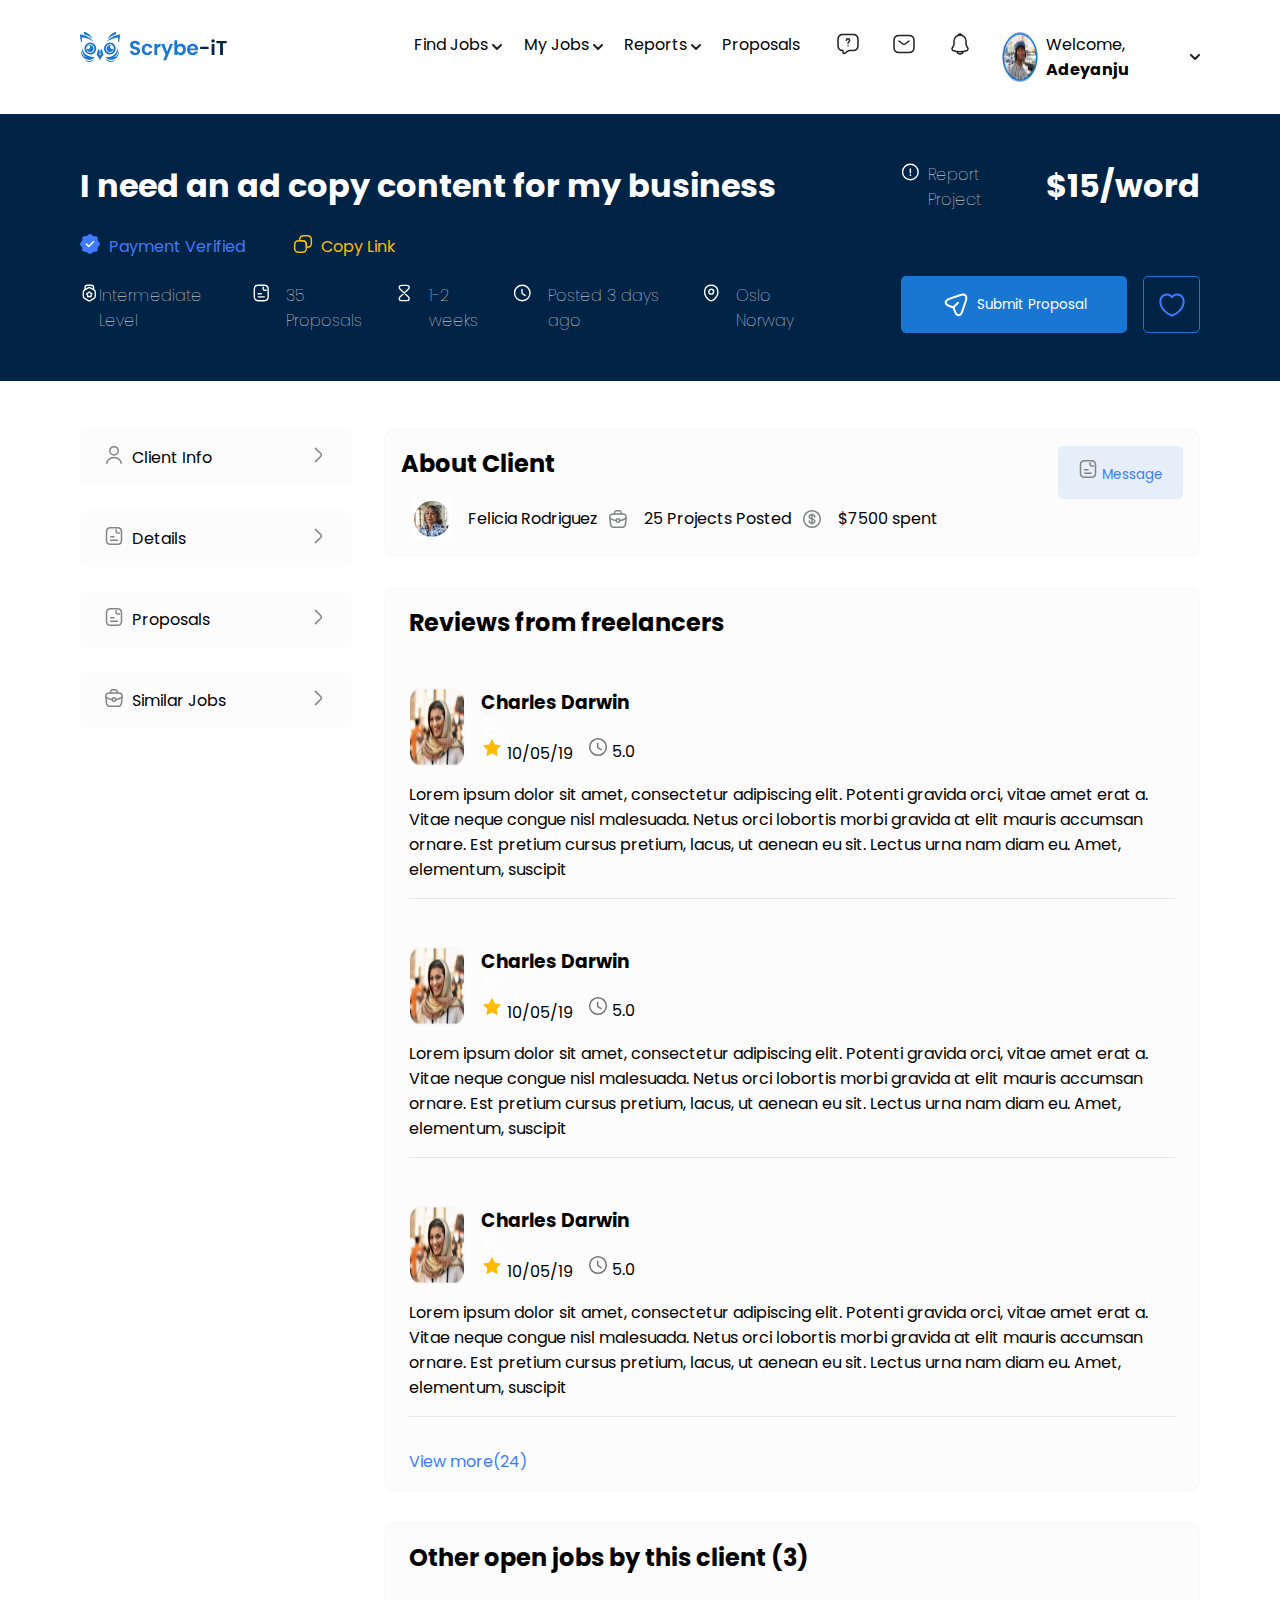
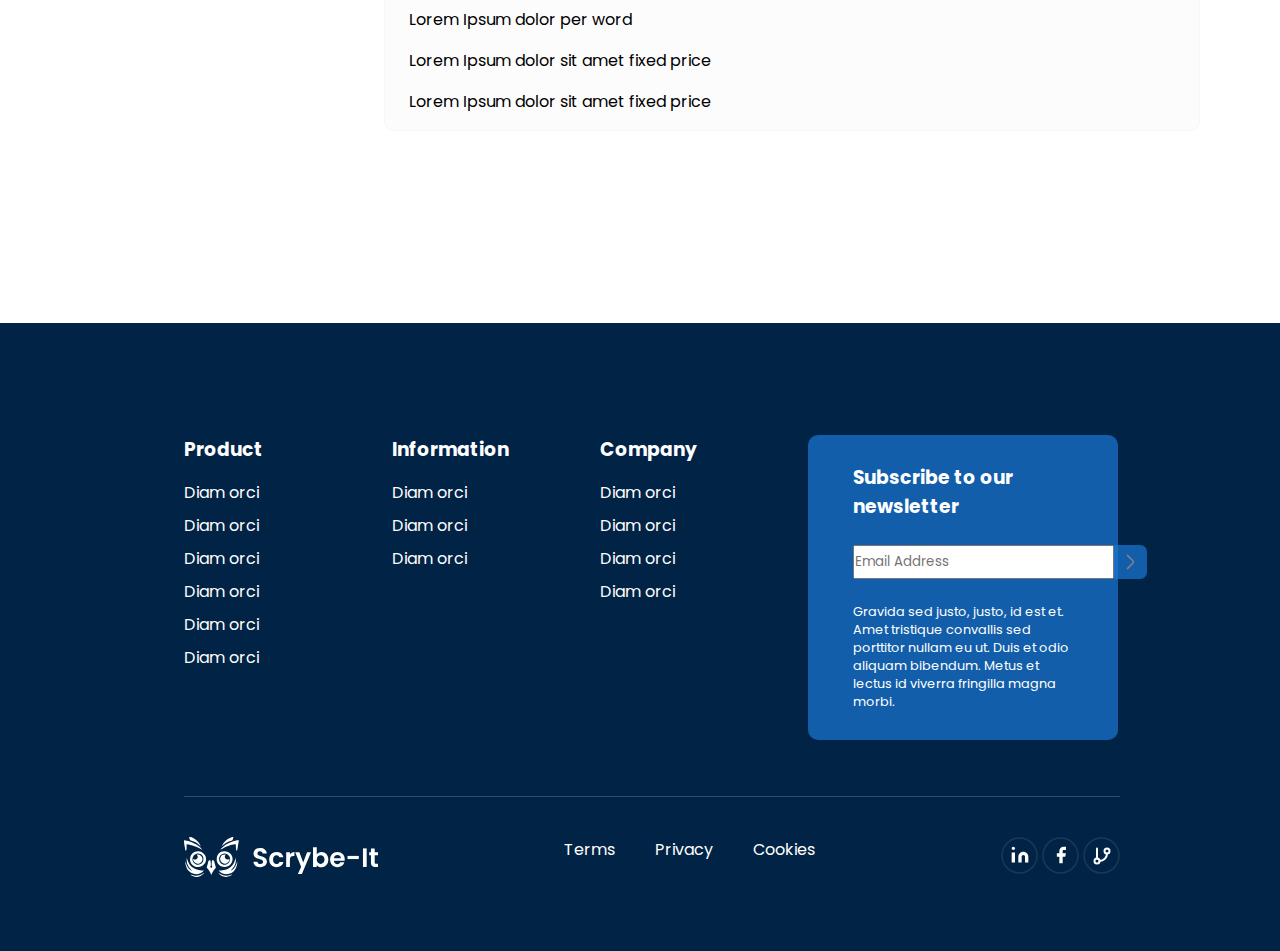
<file: client-details-Ade/index.html>
<html lang="en">
<head>
   <meta charset="UTF-8">
   <meta http-equiv="X-UA-Compatible" content="IE=edge">
   <meta name="viewport" content="width=device-width, initial-scale=1.0">
   <link rel="stylesheet" href="details.css">
   <link href="https://fonts.googleapis.com/css2?family=Poppins:wght@100;400;600;700&display=swap" rel="stylesheet">   <title>Client Details</title>
</head>
<body>
   
<div class="details-main-container">
<nav class="details-nav">
   <div>
      <svg width="153" height="30" viewBox="0 0 153 30" fill="none" xmlns="http://www.w3.org/2000/svg">
         <path d="M60.14 18.96C60.14 14.04 52.98 15.6 52.98 12.8C52.98 11.66 53.8 11.12 54.9 11.16C56.1 11.18 56.84 11.9 56.9 12.82H59.98C59.8 10.3 57.84 8.84 54.98 8.84C52.1 8.84 50.06 10.36 50.06 12.88C50.04 17.94 57.24 16.12 57.24 19.14C57.24 20.14 56.46 20.84 55.14 20.84C53.84 20.84 53.1 20.1 53.02 18.98H50.02C50.06 21.62 52.3 23.14 55.2 23.14C58.38 23.14 60.14 21.16 60.14 18.96ZM61.7475 17.46C61.7475 20.94 64.0275 23.18 67.2275 23.18C69.9875 23.18 71.8475 21.62 72.4475 19.26H69.4275C69.0875 20.26 68.3675 20.78 67.2075 20.78C65.6475 20.78 64.6075 19.62 64.6075 17.46C64.6075 15.3 65.6475 14.12 67.2075 14.12C68.3675 14.12 69.1075 14.72 69.4275 15.66H72.4475C71.8475 13.18 69.9875 11.74 67.2275 11.74C64.0275 11.74 61.7475 13.98 61.7475 17.46ZM77.1987 17.48C77.1987 15.34 78.1987 14.7 79.8587 14.7H80.5987V11.76C79.0587 11.76 77.8987 12.5 77.1987 13.64V11.92H74.3987V23H77.1987V17.48ZM87.1047 19.66L84.2447 11.92H81.1047L85.5447 22.72L83.1447 28.24H86.1247L92.9847 11.92H90.0047L87.1047 19.66ZM97.1941 13.54V8.2H94.3941V23H97.1941V21.42C97.8741 22.38 99.1141 23.18 100.854 23.18C103.694 23.18 105.914 20.88 105.914 17.42C105.914 13.96 103.694 11.74 100.854 11.74C99.1741 11.74 97.8741 12.52 97.1941 13.54ZM103.054 17.42C103.054 19.52 101.634 20.72 100.114 20.72C98.6141 20.72 97.1941 19.56 97.1941 17.46C97.1941 15.36 98.6141 14.2 100.114 14.2C101.634 14.2 103.054 15.32 103.054 17.42ZM112.609 14.04C114.049 14.04 115.209 14.96 115.249 16.42H109.989C110.209 14.9 111.269 14.04 112.609 14.04ZM117.869 19.52H114.849C114.489 20.26 113.829 20.86 112.629 20.86C111.229 20.86 110.109 19.94 109.969 18.3H118.069C118.129 17.94 118.149 17.58 118.149 17.22C118.149 13.92 115.889 11.74 112.689 11.74C109.409 11.74 107.129 13.96 107.129 17.46C107.129 20.94 109.469 23.18 112.689 23.18C115.429 23.18 117.269 21.56 117.869 19.52Z" fill="#1976D3"/>
         <path d="M120.133 17.04H128.613V14.68H120.133V17.04ZM131.653 23H134.453V11.92H131.653V23ZM133.073 10.6C134.053 10.6 134.793 9.88 134.793 8.96C134.793 8.04 134.053 7.32 133.073 7.32C132.073 7.32 131.353 8.04 131.353 8.96C131.353 9.88 132.073 10.6 133.073 10.6ZM136.379 11.3H140.099V23H142.899V11.3H146.619V9.04H136.379V11.3Z" fill="#012345"/>
         <path fill-rule="evenodd" clip-rule="evenodd" d="M3.83859 0.379378C3.84862 0.629678 3.98878 1.20428 4.15044 1.65651C4.40712 2.37549 4.60388 2.52035 5.71706 2.80886C7.56878 3.28866 9.71014 4.52565 11.1442 5.94328L12.3981 7.18293L12.038 6.30604C10.8508 3.41441 7.41358 0.515048 4.63038 0.0577369C3.94628 -0.0547165 3.82331 -0.00465664 3.83859 0.379378ZM34.0602 0.490864C31.4108 1.57961 29.0994 3.82626 28.0779 6.30604L27.7166 7.18293L29.0079 5.90604C30.4072 4.5225 33.1703 2.97621 34.6803 2.73147C35.6555 2.57355 35.825 2.34985 36.1634 0.773812C36.3164 0.0611226 36.2804 -0.0109444 35.7758 0.00114741C35.47 0.00840247 34.698 0.228715 34.0602 0.490864ZM0.00167144 3.31018C0.00238777 3.81054 0.216572 5.47146 0.477556 7.00107C0.73854 8.53068 0.952724 9.86368 0.95344 9.96356C0.954395 10.0634 1.17001 10.1449 1.43267 10.1449C1.87775 10.1449 1.91022 9.98363 1.91022 7.76551V5.3861L3.40258 5.60931C5.99571 5.99722 9.8749 7.49006 12.3797 9.06417C13.2486 9.61024 13.3778 9.64143 13.1739 9.25546C12.7885 8.52585 10.6784 6.62284 9.17432 5.64849C6.63134 4.00086 3.9396 2.97863 1.01481 2.54937L0 2.4004L0.00167144 3.31018ZM38.2334 2.67875C34.8948 3.24053 31.0349 5.20327 28.3811 7.68885C27.4802 8.53262 26.7431 9.31084 26.7431 9.41846C26.7431 9.52608 27.5667 9.1389 28.5731 8.55801C30.8573 7.23977 33.8993 6.11257 36.2689 5.70653L38.0851 5.39529L38.1531 7.77011C38.2154 9.94615 38.2603 10.1449 38.6904 10.1449C38.9485 10.1449 39.1596 10.0929 39.1596 10.0293C39.1596 9.8424 40.1147 3.79869 40.2594 3.07125C40.4084 2.32132 40.3855 2.31672 38.2334 2.67875ZM7.68101 11.2581C3.9396 13.1466 3.29657 18.361 6.4661 21.109C7.57881 22.0735 8.79204 22.4805 10.5339 22.4732C12.2192 22.4662 13.5201 21.843 14.7118 20.472C16.3291 18.6111 16.6762 16.31 15.67 14.1217C14.246 11.0245 10.6781 9.74566 7.68101 11.2581ZM27.3489 11.1258C25.0984 12.2629 24.0113 14.0307 24.0113 16.5536C24.0113 18.5439 24.5457 19.7843 25.9356 21.0203C27.1533 22.1032 28.1474 22.4785 29.7969 22.4785C34.6705 22.4785 37.442 16.8733 34.4986 12.9691C32.8737 10.8136 29.6247 9.97613 27.3489 11.1258ZM12.1056 12.8283C13.6294 13.5754 14.4145 15.037 14.283 16.881C14.1633 18.5543 13.5089 19.6142 12.1672 20.3076C8.68388 22.1071 4.88922 18.3054 6.66047 14.7906C7.20918 13.7016 7.75049 13.1838 8.84194 12.7043C9.98903 12.2005 10.8952 12.2349 12.1056 12.8283ZM31.5165 12.7701C34.0015 14.12 34.6536 17.2133 32.8835 19.2549C30.3745 22.1492 26.1049 20.7047 25.8308 16.8689C25.7477 15.7047 25.8308 15.3132 26.3506 14.4148C27.4299 12.5495 29.7503 11.8107 31.5165 12.7701ZM9.81664 13.8849C10.8665 15.6873 8.97614 17.6571 7.14758 16.666C6.75359 16.4525 6.68602 16.4967 6.68674 16.9683C6.68793 17.771 7.51768 19.0239 8.41477 19.5777C10.7285 21.0067 13.8157 19.0152 13.5373 16.2733C13.3539 14.4685 11.8221 13.047 10.0604 13.047H9.32834L9.81664 13.8849ZM28.5091 13.3925C27.5139 13.8315 26.7009 15.0467 26.5822 16.2733C26.401 18.1451 28.1116 20.0607 29.9628 20.0597C31.5418 20.059 33.4289 18.3891 33.4289 16.993C33.4289 16.4972 33.3637 16.451 32.9671 16.666C31.6011 17.4065 29.9905 16.4327 29.9905 14.866C29.9905 14.3993 30.1837 13.8223 30.4334 13.5427C30.8718 13.052 30.868 13.047 30.0633 13.0564C29.6161 13.0617 28.9167 13.2129 28.5091 13.3925ZM1.9883 17.6544C2.11724 20.2715 2.88611 22.0205 4.76935 23.982C6.23425 25.5075 6.23425 25.7085 4.76959 24.7721C3.18482 23.7588 1.9193 21.7347 1.29513 19.2138L0.995704 18.0046L0.975408 19.1279C0.948426 20.6258 1.7352 23.1262 2.68864 24.5709C4.64375 27.5339 8.9365 28.7517 12.0268 27.2204C12.7087 26.8826 13.564 26.2918 13.9274 25.9078L14.5879 25.2093L12.7261 25.0788C10.1879 24.901 8.38182 24.3221 6.628 23.1245C4.81639 21.8873 3.7395 20.3963 2.68959 17.6713L1.88635 15.5862L1.9883 17.6544ZM37.7603 16.6745C36.144 22.0931 33.0232 24.6376 27.4726 25.0628L25.4563 25.2173L26.3981 26.0463C27.6519 27.1496 28.465 27.5561 29.8687 27.7808C32.1763 28.1503 34.6304 27.4175 36.4222 25.8241C37.8764 24.531 39.1765 21.3632 39.1355 19.2138L39.1168 18.2464L38.8086 19.3799C38.1247 21.8945 36.9112 23.7709 35.304 24.7985C33.9566 25.6599 33.9463 25.5201 35.2539 24.1109C35.9017 23.4125 36.6598 22.4604 36.9387 21.9949C37.719 20.6923 38.2377 18.5635 38.1572 16.9927L38.0851 15.5862L37.7603 16.6745ZM18.0609 17.8232C17.996 18.0561 17.6555 19.2933 17.3047 20.5731L16.6667 22.8998L17.8723 24.4149C18.5351 25.2483 19.2656 26.4594 19.4953 27.1063C19.879 28.1868 20.2961 28.6603 20.2961 28.0154C20.2961 27.4717 21.554 25.2236 22.4903 24.0945L23.4561 22.9291L22.814 20.5879C22.4611 19.3001 22.1187 18.0561 22.0538 17.8232C21.9771 17.5497 21.6994 17.4 21.2677 17.4C20.6543 17.4 20.5874 17.4914 20.448 18.5221C20.2157 20.2391 20.2658 21.4686 20.5898 21.9941C20.8331 22.3886 20.8126 22.5429 20.4704 22.8892C20.0788 23.286 20.0359 23.286 19.6443 22.8892C19.2916 22.5322 19.2768 22.3963 19.544 21.9632C19.7753 21.5879 19.8133 20.9274 19.6901 19.4278C19.5237 17.4056 19.5215 17.4 18.8513 17.4C18.4155 17.4 18.1378 17.5487 18.0609 17.8232ZM13.6774 27.5404C11.41 29.0511 8.69796 29.4153 6.03081 28.5667C4.17193 27.9755 4.34528 28.3571 6.35483 29.2799C8.50431 30.2671 10.1581 30.2415 12.1858 29.1895C13.0191 28.7573 13.963 28.0497 14.2832 27.6175C14.9757 26.6828 14.9664 26.6816 13.6774 27.5404ZM25.5189 27.2548C26.2422 28.6137 28.8429 29.9694 30.7336 29.973C32.0717 29.9757 34.1331 29.2949 35.1003 28.5312C35.6825 28.0715 35.6591 28.072 34.1452 28.5503C31.3983 29.4187 28.7985 29.0869 26.4363 27.5668C25.6225 27.0432 25.3584 26.9532 25.5189 27.2548Z" fill="#1976D3"/>
         </svg>    
   </div>
   <div >
      <ul class="nav-ul">
         <li>Find Jobs
            <button>
               <svg width="10" height="6" viewBox="0 0 10 6" fill="none" xmlns="http://www.w3.org/2000/svg">
                  <path d="M1 1L5 5L9 1" stroke="#212121" stroke-width="2" stroke-linecap="round" stroke-linejoin="round"/>
                  </svg>
   
            </button>
         </li>
         <li>My Jobs
            <button>
               <svg width="10" height="6" viewBox="0 0 10 6" fill="none" xmlns="http://www.w3.org/2000/svg">
                  <path d="M1 1L5 5L9 1" stroke="#212121" stroke-width="2" stroke-linecap="round" stroke-linejoin="round"/>
                  </svg>
   
            </button>

         </li>
         <li>Reports
            <button>
               <svg width="10" height="6" viewBox="0 0 10 6" fill="none" xmlns="http://www.w3.org/2000/svg">
                  <path d="M1 1L5 5L9 1" stroke="#212121" stroke-width="2" stroke-linecap="round" stroke-linejoin="round"/>
                  </svg>
   
            </button>

         </li>
         <li>Proposals</li>
      </ul>
   </div>
   <div class="details-icon-div">
      <svg width="24" height="24" viewBox="0 0 24 24" fill="none" xmlns="http://www.w3.org/2000/svg">
         <path d="M17 18.43H13L8.54999 21.39C7.88999 21.83 7 21.36 7 20.56V18.43C4 18.43 2 16.43 2 13.43V7.42993C2 4.42993 4 2.42993 7 2.42993H17C20 2.42993 22 4.42993 22 7.42993V13.43C22 16.43 20 18.43 17 18.43Z" stroke="#212121" stroke-width="1.5" stroke-miterlimit="10" stroke-linecap="round" stroke-linejoin="round"/>
         <path d="M11.9998 11.3599V11.1499C11.9998 10.4699 12.4198 10.1099 12.8398 9.81989C13.2498 9.53989 13.6598 9.1799 13.6598 8.5199C13.6598 7.5999 12.9198 6.85986 11.9998 6.85986C11.0798 6.85986 10.3398 7.5999 10.3398 8.5199" stroke="#212121" stroke-width="1.5" stroke-linecap="round" stroke-linejoin="round"/>
         <path d="M11.9955 13.75H12.0045" stroke="#212121" stroke-width="1.5" stroke-linecap="round" stroke-linejoin="round"/>
         </svg>

         <svg width="24" height="24" viewBox="0 0 24 24" fill="none" xmlns="http://www.w3.org/2000/svg">
            <path d="M17 20.5H7C4 20.5 2 19 2 15.5V8.5C2 5 4 3.5 7 3.5H17C20 3.5 22 5 22 8.5V15.5C22 19 20 20.5 17 20.5Z" stroke="#212121" stroke-width="1.5" stroke-miterlimit="10" stroke-linecap="round" stroke-linejoin="round"/>
            <path d="M17 9L13.87 11.5C12.84 12.32 11.15 12.32 10.12 11.5L7 9" stroke="#212121" stroke-width="1.5" stroke-miterlimit="10" stroke-linecap="round" stroke-linejoin="round"/>
            </svg>

            <svg width="24" height="24" viewBox="0 0 24 24" fill="none" xmlns="http://www.w3.org/2000/svg">
               <path d="M12.0206 2.90991C8.71058 2.90991 6.02058 5.59991 6.02058 8.90991V11.7999C6.02058 12.4099 5.76058 13.3399 5.45058 13.8599L4.30058 15.7699C3.59058 16.9499 4.08058 18.2599 5.38058 18.6999C9.69058 20.1399 14.3406 20.1399 18.6506 18.6999C19.8606 18.2999 20.3906 16.8699 19.7306 15.7699L18.5806 13.8599C18.2806 13.3399 18.0206 12.4099 18.0206 11.7999V8.90991C18.0206 5.60991 15.3206 2.90991 12.0206 2.90991Z" stroke="#212121" stroke-width="1.5" stroke-miterlimit="10" stroke-linecap="round"/>
               <path d="M13.8699 3.19994C13.5599 3.10994 13.2399 3.03994 12.9099 2.99994C11.9499 2.87994 11.0299 2.94994 10.1699 3.19994C10.4599 2.45994 11.1799 1.93994 12.0199 1.93994C12.8599 1.93994 13.5799 2.45994 13.8699 3.19994Z" stroke="#212121" stroke-width="1.5" stroke-miterlimit="10" stroke-linecap="round" stroke-linejoin="round"/>
               <path d="M15.0195 19.0601C15.0195 20.7101 13.6695 22.0601 12.0195 22.0601C11.1995 22.0601 10.4395 21.7201 9.89953 21.1801C9.35953 20.6401 9.01953 19.8801 9.01953 19.0601" stroke="#212121" stroke-width="1.5" stroke-miterlimit="10"/>
               </svg>
               

   </div>
   <div class="details-avatar">
      <img src="./images/userAvatar.jpg" alt="user Avatar"/>
      <span>Welcome,<strong> Adeyanju</strong></span>
      <button>
         <svg width="10" height="6" viewBox="0 0 10 6" fill="none" xmlns="http://www.w3.org/2000/svg">
            <path d="M1 1L5 5L9 1" stroke="#212121" stroke-width="2" stroke-linecap="round" stroke-linejoin="round"/>
            </svg>

      </button>

   </div>
</nav>

<section class="details-head-container">
   <div class="details-head-firstcol">
      <h1>I need an ad copy content for my business</h1>
      <div class="details-info">
         <div style='display:flex;gap: .5em;' >
            <svg width="21" height="20" viewBox="0 0 21 20" fill="none" xmlns="http://www.w3.org/2000/svg">
               <path d="M8.74282 0.442389C9.43264 -0.147463 10.5624 -0.147463 11.2622 0.442389L12.8418 1.80205C13.1417 2.06198 13.7016 2.27193 14.1015 2.27193H15.8011C16.8608 2.27193 17.7306 3.14171 17.7306 4.20145V5.90102C17.7306 6.29093 17.9405 6.86079 18.2005 7.16071L19.5601 8.74032C20.15 9.43014 20.15 10.5599 19.5601 11.2597L18.2005 12.8393C17.9405 13.1392 17.7306 13.6991 17.7306 14.099V15.7986C17.7306 16.8583 16.8608 17.7281 15.8011 17.7281H14.1015C13.7116 17.7281 13.1417 17.938 12.8418 18.198L11.2622 19.5576C10.5724 20.1475 9.44264 20.1475 8.74282 19.5576L7.16321 18.198C6.86328 17.938 6.30342 17.7281 5.90352 17.7281H4.17396C3.11422 17.7281 2.24444 16.8583 2.24444 15.7986V14.089C2.24444 13.6991 2.03449 13.1392 1.78455 12.8393L0.434891 11.2497C-0.144964 10.5599 -0.144964 9.44014 0.434891 8.75031L1.78455 7.16071C2.03449 6.86079 2.24444 6.30092 2.24444 5.91102V4.19145C2.24444 3.13172 3.11422 2.26193 4.17396 2.26193H5.90352C6.29343 2.26193 6.86328 2.05199 7.16321 1.79205L8.74282 0.442389Z" fill="#407BFF"/>
               <path d="M6.37305 9.98995L8.78244 12.4093L13.6112 7.57056" fill="#407BFF"/>
               <path d="M6.37305 9.98995L8.78244 12.4093L13.6112 7.57056" stroke="white" stroke-width="1.5" stroke-linecap="round" stroke-linejoin="round"/>
               </svg>
               
            <p style="color: #407BFF;"> Payment Verified</p>
            
         </div> 
         <div style="display:flex;gap: .5em;">
            <svg width="20" height="20" viewBox="0 0 20 20" fill="none" xmlns="http://www.w3.org/2000/svg">
               <path d="M13.3327 10.7501V14.2501C13.3327 17.1667 12.166 18.3334 9.24935 18.3334H5.74935C2.83268 18.3334 1.66602 17.1667 1.66602 14.2501V10.7501C1.66602 7.83341 2.83268 6.66675 5.74935 6.66675H9.24935C12.166 6.66675 13.3327 7.83341 13.3327 10.7501Z" stroke="#FEBB04" stroke-width="1.5" stroke-linecap="round" stroke-linejoin="round"/>
               <path d="M18.3327 5.75008V9.25008C18.3327 12.1667 17.166 13.3334 14.2493 13.3334H13.3327V10.7501C13.3327 7.83341 12.166 6.66675 9.24935 6.66675H6.66602V5.75008C6.66602 2.83341 7.83268 1.66675 10.7493 1.66675H14.2493C17.166 1.66675 18.3327 2.83341 18.3327 5.75008Z" stroke="#FEBB04" stroke-width="1.5" stroke-linecap="round" stroke-linejoin="round"/>
               </svg>
      
            <p style="color: #FEBB04;" >Copy Link</p> 
         
      </div> 
      </div>  
      <div class="details-profile" >
         <div style='display:flex'>
            <svg width="20" height="20" viewBox="0 0 20 20" fill="none" xmlns="http://www.w3.org/2000/svg">
               <path d="M3.55078 9.18329V13.325C3.55078 14.8416 3.55078 14.8416 4.98411 15.8083L8.92578 18.0833C9.51745 18.425 10.4841 18.425 11.0758 18.0833L15.0174 15.8083C16.4508 14.8416 16.4508 14.8416 16.4508 13.325V9.18329C16.4508 7.66662 16.4508 7.66662 15.0174 6.69995L11.0758 4.42495C10.4841 4.08328 9.51745 4.08328 8.92578 4.42495L4.98411 6.69995C3.55078 7.66662 3.55078 7.66662 3.55078 9.18329Z" stroke="white" stroke-width="1.5" stroke-linecap="round" stroke-linejoin="round"/>
               <path d="M14.5827 6.35842V4.16675C14.5827 2.50008 13.7493 1.66675 12.0827 1.66675H7.91602C6.24935 1.66675 5.41602 2.50008 5.41602 4.16675V6.30008" stroke="white" stroke-width="1.5" stroke-linecap="round" stroke-linejoin="round"/>
               <path d="M10.5245 9.1583L10.9995 9.89997C11.0745 10.0166 11.2412 10.1333 11.3662 10.1666L12.2162 10.3833C12.7412 10.5166 12.8828 10.9666 12.5412 11.3833L11.9828 12.0583C11.8995 12.1666 11.8328 12.3583 11.8412 12.4916L11.8912 13.3666C11.9245 13.9083 11.5412 14.1833 11.0412 13.9833L10.2245 13.6583C10.0995 13.6083 9.89116 13.6083 9.76616 13.6583L8.94949 13.9833C8.44949 14.1833 8.06616 13.9 8.09949 13.3666L8.14949 12.4916C8.15782 12.3583 8.09116 12.1583 8.00782 12.0583L7.44949 11.3833C7.10782 10.9666 7.24949 10.5166 7.77449 10.3833L8.62449 10.1666C8.75783 10.1333 8.92449 10.0083 8.99116 9.89997L9.46616 9.1583C9.76616 8.7083 10.2328 8.7083 10.5245 9.1583Z" stroke="white" stroke-width="1.5" stroke-linecap="round" stroke-linejoin="round"/>
               </svg>
               
            <p class="lightp">Intermediate Level</p>
         </div>

         <div style='display:flex;gap:1em'>
            <svg width="20" height="20" viewBox="0 0 20 20" fill="none" xmlns="http://www.w3.org/2000/svg">
               <path d="M17.5 5.83341V14.1667C17.5 16.6667 16.25 18.3334 13.3333 18.3334H6.66667C3.75 18.3334 2.5 16.6667 2.5 14.1667V5.83341C2.5 3.33341 3.75 1.66675 6.66667 1.66675H13.3333C16.25 1.66675 17.5 3.33341 17.5 5.83341Z" stroke="white" stroke-width="1.5" stroke-miterlimit="10" stroke-linecap="round" stroke-linejoin="round"/>
               <path d="M12.084 3.75V5.41667C12.084 6.33333 12.834 7.08333 13.7507 7.08333H15.4173" stroke="white" stroke-width="1.5" stroke-miterlimit="10" stroke-linecap="round" stroke-linejoin="round"/>
               <path d="M6.66602 10.8333H9.99935" stroke="white" stroke-width="1.5" stroke-miterlimit="10" stroke-linecap="round" stroke-linejoin="round"/>
               <path d="M6.66602 14.1667H13.3327" stroke="white" stroke-width="1.5" stroke-miterlimit="10" stroke-linecap="round" stroke-linejoin="round"/>
               </svg>
               
            <p class="lightp">35 Proposals</p>
         </div>

         <div style='display:flex;gap:1em'>
            <svg width="20" height="20" viewBox="0 0 20 20" fill="none" xmlns="http://www.w3.org/2000/svg">
               <path d="M12.7002 1.66675H7.30019C4.16686 1.66675 3.92519 4.48341 5.61686 6.01675L14.3835 13.9834C16.0752 15.5167 15.8335 18.3334 12.7002 18.3334H7.30019C4.16686 18.3334 3.92519 15.5167 5.61686 13.9834L14.3835 6.01675C16.0752 4.48341 15.8335 1.66675 12.7002 1.66675Z" stroke="white" stroke-width="1.5" stroke-linecap="round" stroke-linejoin="round"/>
               </svg>
               
            <p class="lightp">1-2 weeks</p>
         </div>

         <div style='display:flex;gap:1em'>
            <svg width="20" height="20" viewBox="0 0 20 20" fill="none" xmlns="http://www.w3.org/2000/svg">
               <path d="M18.3327 10.0001C18.3327 14.6001 14.5993 18.3334 9.99935 18.3334C5.39935 18.3334 1.66602 14.6001 1.66602 10.0001C1.66602 5.40008 5.39935 1.66675 9.99935 1.66675C14.5993 1.66675 18.3327 5.40008 18.3327 10.0001Z" stroke="white" stroke-width="1.5" stroke-linecap="round" stroke-linejoin="round"/>
               <path d="M13.0914 12.65L10.5081 11.1083C10.0581 10.8416 9.69141 10.2 9.69141 9.67497V6.2583" stroke="white" stroke-width="1.5" stroke-linecap="round" stroke-linejoin="round"/>
               </svg>
               
            <p class="lightp">Posted 3 days ago</p>
         </div>

         <div style='display:flex;gap:1em'>
            <svg width="20" height="20" viewBox="0 0 20 20" fill="none" xmlns="http://www.w3.org/2000/svg">
               <path d="M10.0004 11.1917C11.4363 11.1917 12.6004 10.0276 12.6004 8.5917C12.6004 7.15576 11.4363 5.9917 10.0004 5.9917C8.56445 5.9917 7.40039 7.15576 7.40039 8.5917C7.40039 10.0276 8.56445 11.1917 10.0004 11.1917Z" stroke="white" stroke-width="1.5"/>
               <path d="M3.01675 7.07508C4.65842 -0.141583 15.3501 -0.13325 16.9834 7.08342C17.9418 11.3167 15.3084 14.9001 13.0001 17.1168C11.3251 18.7334 8.67508 18.7334 6.99175 17.1168C4.69175 14.9001 2.05842 11.3084 3.01675 7.07508Z" stroke="white" stroke-width="1.5"/>
               </svg>
               
            <p class="lightp">Oslo Norway</p>
         </div>
      </div>
   </div>
   <div class="details-head-secCol">
<div class="submit-proposal-btn"">
   <div style="display: flex;gap: .5em;">
      <svg width="20" height="20" viewBox="0 0 20 20" fill="none" xmlns="http://www.w3.org/2000/svg">
         <path d="M9.99935 18.3334C14.5827 18.3334 18.3327 14.5834 18.3327 10.0001C18.3327 5.41675 14.5827 1.66675 9.99935 1.66675C5.41602 1.66675 1.66602 5.41675 1.66602 10.0001C1.66602 14.5834 5.41602 18.3334 9.99935 18.3334Z" stroke="white" stroke-width="1.5" stroke-linecap="round" stroke-linejoin="round"/>
         <path d="M10 6.66675V10.8334" stroke="white" stroke-width="1.5" stroke-linecap="round" stroke-linejoin="round"/>
         <path d="M9.99609 13.3333H10.0036" stroke="white" stroke-width="2" stroke-linecap="round" stroke-linejoin="round"/>
         </svg>
         
      <p class="lightp">Report Project</p>
   </div>
   <h1>$15/word</h1>
</div>
<div class="submit-proposal-btn">
   <button class="details-submit-btn" style="width: 80%;color: white"> 
      <svg width="28" height="28" viewBox="0 0 28 28" fill="none" xmlns="http://www.w3.org/2000/svg">
         <path d="M8.63297 7.37327L18.538 4.0716C22.983 2.58994 25.398 5.0166 23.928 9.4616L20.6263 19.3666C18.4096 26.0283 14.7696 26.0283 12.553 19.3666L11.573 16.4266L8.63297 15.4466C1.9713 13.2299 1.9713 9.6016 8.63297 7.37327Z" stroke="white" stroke-width="2" stroke-linecap="round" stroke-linejoin="round"/>
         <path d="M11.7949 15.9249L15.9716 11.7366" stroke="white" stroke-width="2" stroke-linecap="round" stroke-linejoin="round"/>
         </svg>
Submit Proposal         
   </button>
   <button class="love-details-btn" >
      <svg width="28" height="28" viewBox="0 0 28 28" fill="none" xmlns="http://www.w3.org/2000/svg">
         <path d="M14.724 24.2784C14.3273 24.4184 13.674 24.4184 13.2773 24.2784C9.89398 23.1234 2.33398 18.305 2.33398 10.1384C2.33398 6.53337 5.23898 3.6167 8.82065 3.6167C10.944 3.6167 12.8223 4.64337 14.0007 6.23003C15.179 4.64337 17.069 3.6167 19.1807 3.6167C22.7623 3.6167 25.6673 6.53337 25.6673 10.1384C25.6673 18.305 18.1073 23.1234 14.724 24.2784Z" stroke="#407BFF" stroke-width="2" stroke-linecap="round" stroke-linejoin="round"/>
         </svg>   
   </button>
      
</div>
   </div>
</section>
<section class="details-main-content">
   <aside class="aside-container">

      <div class="aside-row infoC">
         <div class="aside-client">
            <svg width="20" height="20" viewBox="0 0 20 20" fill="none" xmlns="http://www.w3.org/2000/svg">
               <path d="M10.0007 10.0001C12.3018 10.0001 14.1673 8.1346 14.1673 5.83341C14.1673 3.53223 12.3018 1.66675 10.0007 1.66675C7.69946 1.66675 5.83398 3.53223 5.83398 5.83341C5.83398 8.1346 7.69946 10.0001 10.0007 10.0001Z" stroke="#828383" stroke-width="1.5" stroke-linecap="round" stroke-linejoin="round"/>
               <path d="M17.1585 18.3333C17.1585 15.1083 13.9501 12.5 10.0001 12.5C6.05013 12.5 2.8418 15.1083 2.8418 18.3333" stroke="#828383" stroke-width="1.5" stroke-linecap="round" stroke-linejoin="round"/>
               </svg>
 <span>Client Info</span>              
         </div>
         <svg width="20" height="20" viewBox="0 0 20 20" fill="none" xmlns="http://www.w3.org/2000/svg">
            <path d="M7.42578 16.5999L12.8591 11.1666C13.5008 10.5249 13.5008 9.4749 12.8591 8.83324L7.42578 3.3999" stroke="#828383" stroke-width="1.5" stroke-miterlimit="10" stroke-linecap="round" stroke-linejoin="round"/>
            </svg>
            
      </div>
       <div class="aside-row detailsC">
         <div class="aside-client">
            <svg width="20" height="20" viewBox="0 0 20 20" fill="none" xmlns="http://www.w3.org/2000/svg">
               <path d="M17.5 5.83341V14.1667C17.5 16.6667 16.25 18.3334 13.3333 18.3334H6.66667C3.75 18.3334 2.5 16.6667 2.5 14.1667V5.83341C2.5 3.33341 3.75 1.66675 6.66667 1.66675H13.3333C16.25 1.66675 17.5 3.33341 17.5 5.83341Z" stroke="#828383" stroke-width="1.5" stroke-miterlimit="10" stroke-linecap="round" stroke-linejoin="round"/>
               <path d="M12.084 3.75V5.41667C12.084 6.33333 12.834 7.08333 13.7507 7.08333H15.4173" stroke="#828383" stroke-width="1.5" stroke-miterlimit="10" stroke-linecap="round" stroke-linejoin="round"/>
               <path d="M6.66602 10.8333H9.99935" stroke="#828383" stroke-width="1.5" stroke-miterlimit="10" stroke-linecap="round" stroke-linejoin="round"/>
               <path d="M6.66602 14.1667H13.3327" stroke="#828383" stroke-width="1.5" stroke-miterlimit="10" stroke-linecap="round" stroke-linejoin="round"/>
               </svg>
               
            <span>Details</span>  
         </div>
         <svg width="20" height="20" viewBox="0 0 20 20" fill="none" xmlns="http://www.w3.org/2000/svg">
            <path d="M7.42578 16.5999L12.8591 11.1666C13.5008 10.5249 13.5008 9.4749 12.8591 8.83324L7.42578 3.3999" stroke="#828383" stroke-width="1.5" stroke-miterlimit="10" stroke-linecap="round" stroke-linejoin="round"/>
            </svg>         

       </div>
       <div class="aside-row ">
         <div class="aside-client">
            <svg width="20" height="20" viewBox="0 0 20 20" fill="none" xmlns="http://www.w3.org/2000/svg">
               <path d="M17.5 5.83341V14.1667C17.5 16.6667 16.25 18.3334 13.3333 18.3334H6.66667C3.75 18.3334 2.5 16.6667 2.5 14.1667V5.83341C2.5 3.33341 3.75 1.66675 6.66667 1.66675H13.3333C16.25 1.66675 17.5 3.33341 17.5 5.83341Z" stroke="#828383" stroke-width="1.5" stroke-miterlimit="10" stroke-linecap="round" stroke-linejoin="round"/>
               <path d="M12.084 3.75V5.41667C12.084 6.33333 12.834 7.08333 13.7507 7.08333H15.4173" stroke="#828383" stroke-width="1.5" stroke-miterlimit="10" stroke-linecap="round" stroke-linejoin="round"/>
               <path d="M6.66602 10.8333H9.99935" stroke="#828383" stroke-width="1.5" stroke-miterlimit="10" stroke-linecap="round" stroke-linejoin="round"/>
               <path d="M6.66602 14.1667H13.3327" stroke="#828383" stroke-width="1.5" stroke-miterlimit="10" stroke-linecap="round" stroke-linejoin="round"/>
               </svg>
<span>Proposals</span>               
         </div>
         <svg width="20" height="20" viewBox="0 0 20 20" fill="none" xmlns="http://www.w3.org/2000/svg">
            <path d="M7.42578 16.5999L12.8591 11.1666C13.5008 10.5249 13.5008 9.4749 12.8591 8.83324L7.42578 3.3999" stroke="#828383" stroke-width="1.5" stroke-miterlimit="10" stroke-linecap="round" stroke-linejoin="round"/>
            </svg>
            
       </div>
       <div class="aside-row">
         <div class="aside-client">
            <svg width="20" height="20" viewBox="0 0 20 20" fill="none" xmlns="http://www.w3.org/2000/svg">
               <path d="M6.66734 18.3333H13.334C16.684 18.3333 17.284 16.9917 17.459 15.3583L18.084 8.69167C18.309 6.65833 17.7257 5 14.1673 5H5.834C2.27567 5 1.69234 6.65833 1.91734 8.69167L2.54234 15.3583C2.71734 16.9917 3.31734 18.3333 6.66734 18.3333Z" stroke="#828383" stroke-width="1.5" stroke-miterlimit="10" stroke-linecap="round" stroke-linejoin="round"/>
               <path d="M6.66602 5.00008V4.33341C6.66602 2.85841 6.66602 1.66675 9.33268 1.66675H10.666C13.3327 1.66675 13.3327 2.85841 13.3327 4.33341V5.00008" stroke="#828383" stroke-width="1.5" stroke-miterlimit="10" stroke-linecap="round" stroke-linejoin="round"/>
               <path d="M11.6673 10.8333V11.6667C11.6673 11.675 11.6673 11.675 11.6673 11.6833C11.6673 12.5917 11.659 13.3333 10.0007 13.3333C8.35065 13.3333 8.33398 12.6 8.33398 11.6917V10.8333C8.33398 10 8.33398 10 9.16732 10H10.834C11.6673 10 11.6673 10 11.6673 10.8333Z" stroke="#828383" stroke-width="1.5" stroke-miterlimit="10" stroke-linecap="round" stroke-linejoin="round"/>
               <path d="M18.041 9.16675C16.116 10.5667 13.916 11.4001 11.666 11.6834" stroke="#828383" stroke-width="1.5" stroke-miterlimit="10" stroke-linecap="round" stroke-linejoin="round"/>
               <path d="M2.18359 9.3916C4.05859 10.6749 6.17526 11.4499 8.33359 11.6916" stroke="#828383" stroke-width="1.5" stroke-miterlimit="10" stroke-linecap="round" stroke-linejoin="round"/>
               </svg>
               
            <span> Similar Jobs</span>
         </div>
         <svg width="20" height="20" viewBox="0 0 20 20" fill="none" xmlns="http://www.w3.org/2000/svg">
            <path d="M7.42578 16.5999L12.8591 11.1666C13.5008 10.5249 13.5008 9.4749 12.8591 8.83324L7.42578 3.3999" stroke="#828383" stroke-width="1.5" stroke-miterlimit="10" stroke-linecap="round" stroke-linejoin="round"/>
            </svg>
            
       </div>
   </aside>

   <main class="main-details none">
      <div class="main-row">
         <article class="article-firstrow">
            <h2>Project Info</h2>
            <p style="padding-top: 1em;">Lorem ipsum dolor sit amet, consectetur adipiscing elit. Potenti gravida orci, vitae amet erat a. Vitae neque congue nisl malesuada. Netus orci lobortis morbi gravida at elit mauris accumsan ornare. Est pretium cursus pretium, lacus, ut aenean eu sit. Lectus urna nam diam eu. Amet, elementum, suscipit fermentum at molestie scelerisque ullamcorper. Quis ligula non in est viverra. Nisl tempor pellentesque eget nunc eget. Ultrices fames consequat enim et. Ante pulvinar enim vitae iaculis neque pellentesque enim facilisis.</p>
         </article>
      </div>
      <div class="main-row">
         <h2>Skills Required</h2>
         <div class="main-skills-req"><p class="main-secskills">Ad CopyWriting</p><p class="main-secskills">English</p><p class="main-secskills">English</p><p class="main-secskills">Ad CopyWriting</p><p class="main-secskills">English</p><p class="main-secskills">AdCopy Reporting</p><p class="main-secskills">English</p><p class="main-secskills">English</p><p class="main-secskills">English</p><p class="main-secskills">English</p><p class="main-secskills">English</p><p class="main-secskills">English</p>
         </div>
      </div>
      <div class="main-row">
         <h2>Attachments(2)</h2>
         <div class="main-attach-files">
            <div>
               <span>Project File pdf(563kb)</span>
               <button><svg width="20" height="20" viewBox="0 0 20 20" fill="none" xmlns="http://www.w3.org/2000/svg">
                  <path d="M13.6997 7.41675C16.6997 7.67508 17.9247 9.21675 17.9247 12.5917V12.7001C17.9247 16.4251 16.4331 17.9167 12.7081 17.9167H7.28307C3.55807 17.9167 2.06641 16.4251 2.06641 12.7001V12.5917C2.06641 9.24175 3.27474 7.70008 6.22474 7.42508" stroke="#407BFF" stroke-width="1.5" stroke-linecap="round" stroke-linejoin="round"/>
                  <path d="M10 1.66675V12.4001" stroke="#407BFF" stroke-width="1.5" stroke-linecap="round" stroke-linejoin="round"/>
                  <path d="M12.7923 10.5417L10.0007 13.3334L7.20898 10.5417" stroke="#407BFF" stroke-width="1.5" stroke-linecap="round" stroke-linejoin="round"/>
                  </svg>
                  </button>
            </div>
            <div>
               <span>Image5643234858.png (1.2MB)</span>
               <button><svg width="20" height="20" viewBox="0 0 20 20" fill="none" xmlns="http://www.w3.org/2000/svg">
                  <path d="M13.6997 7.41675C16.6997 7.67508 17.9247 9.21675 17.9247 12.5917V12.7001C17.9247 16.4251 16.4331 17.9167 12.7081 17.9167H7.28307C3.55807 17.9167 2.06641 16.4251 2.06641 12.7001V12.5917C2.06641 9.24175 3.27474 7.70008 6.22474 7.42508" stroke="#407BFF" stroke-width="1.5" stroke-linecap="round" stroke-linejoin="round"/>
                  <path d="M10 1.66675V12.4001" stroke="#407BFF" stroke-width="1.5" stroke-linecap="round" stroke-linejoin="round"/>
                  <path d="M12.7923 10.5417L10.0007 13.3334L7.20898 10.5417" stroke="#407BFF" stroke-width="1.5" stroke-linecap="round" stroke-linejoin="round"/>
                  </svg>
                  </button>
            </div>
         </div>
        
      </div>

      <div class="main-row">
         <article>
         
          <h2 style="padding-bottom: 1em;"> Questions to answer when submitting a proposal</h2>
        
          <div class="main-questions-list">
            <span> 1</span>
            <p>Describe your experience with similar projects</p>
         </div>
         <div class="main-questions-list">
            <span> 2</span>
            <p>Please list any certification related to this project</p>
         </div>

         <div class="main-questions-list">
            <span>3</span>
            <p>Include a link to your portfolio or professional website</p>
         </div>

         <div class="main-questions-list">
            <span>4</span>
            <p>What tools do you use</p>
         </div>

         <div class="main-questions-list">
            <span>5</span>
            <p>Describe your approach to editing</p>
         </div>

         </article>
      </div>
   </main>
   <main class="info-main-content">
      <div class="info-main-firstrow">
         <div class="info-about-client">
            <h2>About Client</h2>
            <button>
               <svg width="20" height="20" viewBox="0 0 20 20" fill="none" xmlns="http://www.w3.org/2000/svg">
                  <path d="M17.5 5.83341V14.1667C17.5 16.6667 16.25 18.3334 13.3333 18.3334H6.66667C3.75 18.3334 2.5 16.6667 2.5 14.1667V5.83341C2.5 3.33341 3.75 1.66675 6.66667 1.66675H13.3333C16.25 1.66675 17.5 3.33341 17.5 5.83341Z" stroke="#828383" stroke-width="1.5" stroke-miterlimit="10" stroke-linecap="round" stroke-linejoin="round"/>
                  <path d="M12.084 3.75V5.41667C12.084 6.33333 12.834 7.08333 13.7507 7.08333H15.4173" stroke="#828383" stroke-width="1.5" stroke-miterlimit="10" stroke-linecap="round" stroke-linejoin="round"/>
                  <path d="M6.66602 10.8333H9.99935" stroke="#828383" stroke-width="1.5" stroke-miterlimit="10" stroke-linecap="round" stroke-linejoin="round"/>
                  <path d="M6.66602 14.1667H13.3327" stroke="#828383" stroke-width="1.5" stroke-miterlimit="10" stroke-linecap="round" stroke-linejoin="round"/>
                  </svg>
                  Message</button>
         </div>
         <div class="info-about-row1">
            <div  style="display:flex;gap:1em;align-items:center">
               <img src="./images/Ellipse 4.jpg" alt="avatar-client"/>
               <span>Felicia Rodriguez</span>
            </div> 
            <div style="display:flex;gap:1em;align-items:center">
               <svg width="20" height="20" viewBox="0 0 20 20" fill="none" xmlns="http://www.w3.org/2000/svg">
                  <path d="M6.66734 18.3333H13.334C16.684 18.3333 17.284 16.9917 17.459 15.3583L18.084 8.69167C18.309 6.65833 17.7257 5 14.1673 5H5.834C2.27567 5 1.69234 6.65833 1.91734 8.69167L2.54234 15.3583C2.71734 16.9917 3.31734 18.3333 6.66734 18.3333Z" stroke="#828383" stroke-width="1.5" stroke-miterlimit="10" stroke-linecap="round" stroke-linejoin="round"/>
                  <path d="M6.66602 5.00008V4.33341C6.66602 2.85841 6.66602 1.66675 9.33268 1.66675H10.666C13.3327 1.66675 13.3327 2.85841 13.3327 4.33341V5.00008" stroke="#828383" stroke-width="1.5" stroke-miterlimit="10" stroke-linecap="round" stroke-linejoin="round"/>
                  <path d="M11.6673 10.8333V11.6667C11.6673 11.675 11.6673 11.675 11.6673 11.6833C11.6673 12.5917 11.659 13.3333 10.0007 13.3333C8.35065 13.3333 8.33398 12.6 8.33398 11.6917V10.8333C8.33398 10 8.33398 10 9.16732 10H10.834C11.6673 10 11.6673 10 11.6673 10.8333Z" stroke="#828383" stroke-width="1.5" stroke-miterlimit="10" stroke-linecap="round" stroke-linejoin="round"/>
                  <path d="M18.041 9.16675C16.116 10.5667 13.916 11.4001 11.666 11.6834" stroke="#828383" stroke-width="1.5" stroke-miterlimit="10" stroke-linecap="round" stroke-linejoin="round"/>
                  <path d="M2.18359 9.3916C4.05859 10.6749 6.17526 11.4499 8.33359 11.6916" stroke="#828383" stroke-width="1.5" stroke-miterlimit="10" stroke-linecap="round" stroke-linejoin="round"/>
                  </svg>
                  
               <span>25 Projects Posted</span>
            </div>
             <div  style="display:flex;gap:1em;align-items:center">
               <svg width="20" height="20" viewBox="0 0 20 20" fill="none" xmlns="http://www.w3.org/2000/svg">
                  <path d="M7.22656 11.9415C7.22656 13.0165 8.05156 13.8831 9.07656 13.8831H11.1682C12.0599 13.8831 12.7849 13.1248 12.7849 12.1915C12.7849 11.1748 12.3432 10.8165 11.6849 10.5831L8.32656 9.41646C7.66823 9.18312 7.22656 8.82479 7.22656 7.80812C7.22656 6.87479 7.95156 6.11646 8.84323 6.11646H10.9349C11.9599 6.11646 12.7849 6.98312 12.7849 8.05812" stroke="#828383" stroke-width="1.5" stroke-linecap="round" stroke-linejoin="round"/>
                  <path d="M10 5V15" stroke="#828383" stroke-width="1.5" stroke-linecap="round" stroke-linejoin="round"/>
                  <path d="M9.99935 18.3334C14.6017 18.3334 18.3327 14.6025 18.3327 10.0001C18.3327 5.39771 14.6017 1.66675 9.99935 1.66675C5.39698 1.66675 1.66602 5.39771 1.66602 10.0001C1.66602 14.6025 5.39698 18.3334 9.99935 18.3334Z" stroke="#828383" stroke-width="1.5" stroke-linecap="round" stroke-linejoin="round"/>
                  </svg>
                  
   
               <span>$7500 spent</span>
            </div>
         </div>
      </div>
      <div class="info-main-review">
   
         <h2> Reviews from freelancers</h2>
         <div class="info-main-free">
   <div class="info-main-profile">         <img src="./images/Rectangle 22485 (1).png" alt="avatar client"/>
      <div style="display: flex;flex-direction: column;">
         <h3>Charles Darwin</h3>
         <div>
            <svg width="20" height="20" viewBox="0 0 20 20" fill="none" xmlns="http://www.w3.org/2000/svg">
               <path d="M12.7002 1.66675H7.30019C4.16686 1.66675 3.92519 4.48341 5.61686 6.01675L14.3835 13.9834C16.0752 15.5167 15.8335 18.3334 12.7002 18.3334H7.30019C4.16686 18.3334 3.92519 15.5167 5.61686 13.9834L14.3835 6.01675C16.0752 4.48341 15.8335 1.66675 12.7002 1.66675Z" stroke="white" stroke-width="1.5" stroke-linecap="round" stroke-linejoin="round"/>
               </svg>
               
   <p style="display: flex; gap:1em ">
      <span>  <svg width="22" height="22" viewBox="0 0 22 22" fill="none" xmlns="http://www.w3.org/2000/svg">
         <path d="M11.0007 1.83325L13.8332 7.57159L20.1673 8.49742L15.584 12.9616L16.6657 19.2683L11.0007 16.2891L5.33565 19.2683L6.41732 12.9616L1.83398 8.49742L8.16815 7.57159L11.0007 1.83325Z" fill="#FEBB04"/>
         </svg>
          10/05/19</span>
     <span>
      <svg width="20" height="20" viewBox="0 0 20 20" fill="none" xmlns="http://www.w3.org/2000/svg">
         <path d="M18.3327 10.0001C18.3327 14.6001 14.5993 18.3334 9.99935 18.3334C5.39935 18.3334 1.66602 14.6001 1.66602 10.0001C1.66602 5.40008 5.39935 1.66675 9.99935 1.66675C14.5993 1.66675 18.3327 5.40008 18.3327 10.0001Z" stroke="#757575" stroke-width="1.5" stroke-linecap="round" stroke-linejoin="round"/>
         <path d="M13.0914 12.65L10.5081 11.1083C10.0581 10.8416 9.69141 10.2 9.69141 9.67497V6.2583" stroke="#757575" stroke-width="1.5" stroke-linecap="round" stroke-linejoin="round"/>
         </svg>
         5.0</span></p>  
   
         </div>
   </div>
            </div>
            <p>Lorem ipsum dolor sit amet, consectetur adipiscing elit. Potenti gravida orci, vitae amet erat a. Vitae neque congue nisl malesuada. Netus orci lobortis morbi gravida at elit mauris accumsan ornare. Est pretium cursus pretium, lacus, ut aenean eu sit. Lectus urna nam diam eu. Amet, elementum, suscipit</p>
   
         </div>
         <div class="info-main-free">
            <div class="info-main-profile">         <img src="./images/Rectangle 22485 (1).png" alt="avatar client"/>
               <div style="display: flex;flex-direction: column;">
                  <h3>Charles Darwin</h3>
                  <div>
                     <svg width="20" height="20" viewBox="0 0 20 20" fill="none" xmlns="http://www.w3.org/2000/svg">
                        <path d="M12.7002 1.66675H7.30019C4.16686 1.66675 3.92519 4.48341 5.61686 6.01675L14.3835 13.9834C16.0752 15.5167 15.8335 18.3334 12.7002 18.3334H7.30019C4.16686 18.3334 3.92519 15.5167 5.61686 13.9834L14.3835 6.01675C16.0752 4.48341 15.8335 1.66675 12.7002 1.66675Z" stroke="white" stroke-width="1.5" stroke-linecap="round" stroke-linejoin="round"/>
                        </svg>
                        
            <p style="display: flex; gap:1em ">
               <span> <svg width="22" height="22" viewBox="0 0 22 22" fill="none" xmlns="http://www.w3.org/2000/svg">
                  <path d="M11.0007 1.83325L13.8332 7.57159L20.1673 8.49742L15.584 12.9616L16.6657 19.2683L11.0007 16.2891L5.33565 19.2683L6.41732 12.9616L1.83398 8.49742L8.16815 7.57159L11.0007 1.83325Z" fill="#FEBB04"/>
                  </svg>
                   10/05/19 </span>
              <span>
               <svg width="20" height="20" viewBox="0 0 20 20" fill="none" xmlns="http://www.w3.org/2000/svg">
                  <path d="M18.3327 10.0001C18.3327 14.6001 14.5993 18.3334 9.99935 18.3334C5.39935 18.3334 1.66602 14.6001 1.66602 10.0001C1.66602 5.40008 5.39935 1.66675 9.99935 1.66675C14.5993 1.66675 18.3327 5.40008 18.3327 10.0001Z" stroke="#757575" stroke-width="1.5" stroke-linecap="round" stroke-linejoin="round"/>
                  <path d="M13.0914 12.65L10.5081 11.1083C10.0581 10.8416 9.69141 10.2 9.69141 9.67497V6.2583" stroke="#757575" stroke-width="1.5" stroke-linecap="round" stroke-linejoin="round"/>
                  </svg>

                  5.0</span></p>  
            
                  </div>
            </div>
                     </div>
                     <p>Lorem ipsum dolor sit amet, consectetur adipiscing elit. Potenti gravida orci, vitae amet erat a. Vitae neque congue nisl malesuada. Netus orci lobortis morbi gravida at elit mauris accumsan ornare. Est pretium cursus pretium, lacus, ut aenean eu sit. Lectus urna nam diam eu. Amet, elementum, suscipit</p>
            
                  </div>
                  <div class="info-main-free">
                     <div class="info-main-profile">         <img src="./images/Rectangle 22485 (1).png" alt="avatar client"/>
                        <div style="display: flex;flex-direction: column;">
                           <h3>Charles Darwin</h3>
                           <div>
                              <svg width="20" height="20" viewBox="0 0 20 20" fill="none" xmlns="http://www.w3.org/2000/svg">
                                 <path d="M12.7002 1.66675H7.30019C4.16686 1.66675 3.92519 4.48341 5.61686 6.01675L14.3835 13.9834C16.0752 15.5167 15.8335 18.3334 12.7002 18.3334H7.30019C4.16686 18.3334 3.92519 15.5167 5.61686 13.9834L14.3835 6.01675C16.0752 4.48341 15.8335 1.66675 12.7002 1.66675Z" stroke="white" stroke-width="1.5" stroke-linecap="round" stroke-linejoin="round"/>
                                 </svg>
                                 
                     <p style="display: flex; gap:1em ">
                        <span>
                           <svg width="22" height="22" viewBox="0 0 22 22" fill="none" xmlns="http://www.w3.org/2000/svg">
                           <path d="M11.0007 1.83325L13.8332 7.57159L20.1673 8.49742L15.584 12.9616L16.6657 19.2683L11.0007 16.2891L5.33565 19.2683L6.41732 12.9616L1.83398 8.49742L8.16815 7.57159L11.0007 1.83325Z" fill="#FEBB04"/>
                           </svg>
                            10/05/19</span>
                         <span>
                        <svg width="20" height="20" viewBox="0 0 20 20" fill="none" xmlns="http://www.w3.org/2000/svg">
                           <path d="M18.3327 10.0001C18.3327 14.6001 14.5993 18.3334 9.99935 18.3334C5.39935 18.3334 1.66602 14.6001 1.66602 10.0001C1.66602 5.40008 5.39935 1.66675 9.99935 1.66675C14.5993 1.66675 18.3327 5.40008 18.3327 10.0001Z" stroke="#757575" stroke-width="1.5" stroke-linecap="round" stroke-linejoin="round"/>
                           <path d="M13.0914 12.65L10.5081 11.1083C10.0581 10.8416 9.69141 10.2 9.69141 9.67497V6.2583" stroke="#757575" stroke-width="1.5" stroke-linecap="round" stroke-linejoin="round"/>
                           </svg>
                           
                        5.0</span></p>  
                     
                           </div>
                     </div>
                              </div>
                              <p>Lorem ipsum dolor sit amet, consectetur adipiscing elit. Potenti gravida orci, vitae amet erat a. Vitae neque congue nisl malesuada. Netus orci lobortis morbi gravida at elit mauris accumsan ornare. Est pretium cursus pretium, lacus, ut aenean eu sit. Lectus urna nam diam eu. Amet, elementum, suscipit</p>
                     
                           </div>
            <p style="color: #407BFF;"> View more(24)</p>
      </div>
      <div class="info-main-other">
         <h2> Other open jobs by this client (3)</h2>
         <div style="display: flex;flex-direction:column;gap:1em">
            <p > Lorem Ipsum dolor<span> per word</span></p>
            <p >Lorem Ipsum dolor sit amet <span>fixed price </span></p>
            <p >Lorem Ipsum dolor sit amet <span>fixed price </span></p>
         </div>
      </div>
     
   
       </main>
   
</section>
</div>
<footer class="details-footer"> 
   <div class="footer-main-grid">
<div>
   <h3 class="footer-main-headtext"> Product</h3>
   <ul class="footer-main-list">

      <li>Diam orci </li>
      <li>Diam orci </li>
      <li>Diam orci </li>
      <li>Diam orci </li>
      <li>Diam orci </li>
      <li>Diam orci </li>
   </ul>
</div>
<div>
   <h3 class="footer-main-headtext"> Information</h3>
   <ul  class="footer-main-list">

      <li>Diam orci </li>
      <li>Diam orci </li>
      <li>Diam orci </li>

   </ul>

</div>
<div>
   <h3 class="footer-main-headtext"> Company</h3>
   <ul  class="footer-main-list">

      <li>Diam orci </li>
      <li>Diam orci </li>
      <li>Diam orci </li>
      <li>Diam orci </li>
   
   </ul>

</div>
<div class="footer-details-email">
   <div>
      <h3 class="footer-main-headtext">Subscribe to our newsletter</h3>
   </div>
   <div class="footer-inp-field" >
      <input class="footer-email-inp" type="email" placeholder="Email Address" />
      <button class="footer-email-btnBlue"><svg width="20" height="20" viewBox="0 0 20 20" fill="none" xmlns="http://www.w3.org/2000/svg">
         <path d="M7.42578 16.5999L12.8591 11.1666C13.5008 10.5249 13.5008 9.4749 12.8591 8.83324L7.42578 3.3999" stroke="#828383" stroke-width="1.5" stroke-miterlimit="10" stroke-linecap="round" stroke-linejoin="round"/>
         </svg>
         </button>
   </div>
   <p> Gravida sed justo, justo, id est et. Amet tristique convallis sed porttitor nullam eu ut. Duis et odio aliquam bibendum. Metus et lectus id viverra fringilla magna morbi. </p>
</div>
   </div>
   <div class="footer-sub-grid">
      <div>
         <svg width="194" height="40" viewBox="0 0 194 40" fill="none" xmlns="http://www.w3.org/2000/svg">
            <path fill-rule="evenodd" clip-rule="evenodd" d="M5.22247 0.505837C5.23611 0.83957 5.42681 1.6057 5.64674 2.20868C5.99596 3.16732 6.26365 3.36046 7.77815 3.74514C10.2974 4.38488 13.2108 6.03419 15.1619 7.92438L16.8678 9.57724L16.3779 8.40805C14.7627 4.55255 10.0863 0.68673 6.29971 0.0769826C5.36898 -0.0729554 5.20168 -0.00620884 5.22247 0.505837ZM46.3395 0.654485C42.7348 2.10614 39.5902 5.10168 38.2004 8.40805L37.7089 9.57724L39.4658 7.87472C41.3694 6.03 45.1287 3.96828 47.1832 3.64196C48.5099 3.4314 48.7406 3.13314 49.2009 1.03175C49.4091 0.0814967 49.3601 -0.0145925 48.6736 0.00152988C48.2575 0.0112033 47.2072 0.304953 46.3395 0.654485ZM0.00227402 4.41358C0.0032486 5.08072 0.294649 7.29529 0.649722 9.33476C1.0048 11.3742 1.2962 13.1516 1.29717 13.2847C1.29847 13.4179 1.59182 13.5266 1.94917 13.5266C2.55471 13.5266 2.59889 13.3115 2.59889 10.354V7.18146L4.62927 7.47908C8.15726 7.99629 13.435 9.98675 16.8428 12.0856C18.0249 12.8136 18.2007 12.8552 17.9232 12.3406C17.3989 11.3678 14.5281 8.83046 12.4818 7.53132C9.02204 5.33449 5.35988 3.9715 1.38066 3.39916L0 3.20053L0.00227402 4.41358ZM52.0171 3.57167C47.4749 4.32071 42.2235 6.93769 38.613 10.2518C37.3873 11.3768 36.3845 12.4145 36.3845 12.5579C36.3845 12.7014 37.5049 12.1852 38.8742 11.4107C41.9818 9.65302 46.1205 8.15009 49.3445 7.60871L51.8154 7.19372L51.9079 10.3601C51.9927 13.2615 52.0538 13.5266 52.6389 13.5266C52.9901 13.5266 53.2772 13.4573 53.2772 13.3724C53.2772 13.1232 54.5767 5.06492 54.7735 4.095C54.9762 3.09509 54.9451 3.08896 52.0171 3.57167ZM10.4501 15.0108C5.35989 17.5288 4.48503 24.4814 8.79724 28.1454C10.3111 29.4313 11.9617 29.974 14.3316 29.9643C16.6244 29.9549 18.3943 29.124 20.0157 27.296C22.216 24.8148 22.6883 21.7467 21.3193 18.8289C19.3819 14.6993 14.5278 12.9942 10.4501 15.0108ZM37.2086 14.8344C34.1468 16.3506 32.6677 18.7077 32.6677 22.0714C32.6677 24.7252 33.3948 26.379 35.2858 28.027C36.9426 29.4709 38.295 29.9714 40.5391 29.9714C47.1698 29.9714 50.9405 22.4977 46.9359 17.2921C44.7253 14.4181 40.3049 13.3015 37.2086 14.8344ZM16.4698 17.1045C18.5431 18.1005 19.6112 20.0494 19.4322 22.508C19.2695 24.739 18.379 26.1523 16.5536 27.0768C11.8146 29.4761 6.65186 24.4072 9.06168 19.7208C9.80821 18.2688 10.5447 17.5784 12.0296 16.939C13.5902 16.2674 14.8231 16.3132 16.4698 17.1045ZM42.8787 17.0267C46.2596 18.8266 47.1468 22.9511 44.7386 25.6732C41.3249 29.5322 35.5161 27.6062 35.1432 22.4919C35.0301 20.9396 35.1432 20.4176 35.8504 19.2197C37.3188 16.7327 40.4757 15.7476 42.8787 17.0267ZM13.3557 18.5132C14.7841 20.9164 12.2122 23.5428 9.72439 22.2214C9.18837 21.9366 9.09644 21.9957 9.09741 22.6244C9.09904 23.6946 10.2279 25.3652 11.4484 26.1036C14.5963 28.009 18.7965 25.3536 18.4177 21.6977C18.1682 19.2913 16.0842 17.3959 13.6874 17.3959H12.6914L13.3557 18.5132ZM38.7871 17.8567C37.4331 18.442 36.327 20.0623 36.1655 21.6977C35.9189 24.1935 38.2462 26.7476 40.7649 26.7463C42.9132 26.7453 45.4806 24.5188 45.4806 22.6573C45.4806 21.9963 45.3919 21.9347 44.8523 22.2214C42.9937 23.2087 40.8026 21.9102 40.8026 19.8214C40.8026 19.1991 41.0654 18.4297 41.4052 18.057C42.0016 17.4027 41.9964 17.3959 40.9016 17.4085C40.2932 17.4156 39.3417 17.6171 38.7871 17.8567ZM2.70512 23.5392C2.88054 27.0287 3.9266 29.3607 6.48878 31.976C8.4818 34.01 8.4818 34.278 6.4891 33.0295C4.333 31.6784 2.61123 28.9795 1.76205 25.6183L1.35467 24.0061L1.32706 25.5039C1.29035 27.5011 2.36077 30.8349 3.65794 32.7612C6.3179 36.7118 12.1583 38.3357 16.3626 36.2939C17.2904 35.8435 18.4541 35.0557 18.9485 34.5437L19.8471 33.6125L17.3141 33.4383C13.8609 33.2013 11.4036 32.4294 9.0175 30.8326C6.55277 29.183 5.08765 27.1951 3.65924 23.5618L2.5664 20.7816L2.70512 23.5392ZM51.3735 22.2327C49.1746 29.4574 44.9286 32.8502 37.3769 33.4171L34.6338 33.6231L35.915 34.7284C37.6209 36.1995 38.727 36.7415 40.6369 37.041C43.7763 37.5337 47.1153 36.5567 49.553 34.4321C51.5314 32.708 53.3003 28.4843 53.2444 25.6183L53.2191 24.3286L52.7997 25.8399C51.8693 29.1927 50.2183 31.6945 48.0317 33.0646C46.1985 34.2132 46.1845 34.0268 47.9635 32.1479C48.8448 31.2167 49.8763 29.9472 50.2557 29.3265C51.3173 27.5898 52.0229 24.7513 51.9135 22.657L51.8154 20.7816L51.3735 22.2327ZM24.5722 23.7643C24.4838 24.0748 24.0206 25.7244 23.5433 27.4308L22.6753 30.5331L24.3155 32.5532C25.2173 33.6644 26.2111 35.2792 26.5236 36.1417C27.0457 37.5824 27.6132 38.2138 27.6132 37.3538C27.6132 36.629 29.3246 33.6315 30.5984 32.126L31.9124 30.5721L31.0389 27.4505C30.5587 25.7335 30.0929 24.0748 30.0045 23.7643C29.9002 23.3996 29.5224 23.2 28.9351 23.2C28.1005 23.2 28.0095 23.3219 27.8198 24.6961C27.5037 26.9855 27.5719 28.6248 28.0128 29.3255C28.3438 29.8514 28.3159 30.0572 27.8503 30.5189C27.3176 31.048 27.2591 31.048 26.7263 30.5189C26.2465 30.043 26.2264 29.8618 26.5899 29.2843C26.9047 28.7838 26.9563 27.9032 26.7887 25.9037C26.5623 23.2074 26.5594 23.2 25.6475 23.2C25.0546 23.2 24.6768 23.3983 24.5722 23.7643ZM18.6084 36.7205C15.5235 38.7349 11.8337 39.2205 8.20502 38.089C5.67597 37.3006 5.91182 37.8094 8.64585 39.0399C11.5703 40.3561 13.8202 40.3219 16.579 38.9193C17.7127 38.3431 18.9969 37.3996 19.4325 36.8234C20.3746 35.5771 20.362 35.5755 18.6084 36.7205ZM34.7189 36.3397C35.7029 38.1516 39.2413 39.9592 41.8135 39.964C43.6341 39.9676 46.4386 39.0599 47.7546 38.0416C48.5466 37.4286 48.5148 37.4293 46.4551 38.0671C42.7179 39.225 39.1809 38.7826 35.967 36.7557C34.8599 36.0576 34.5006 35.9376 34.7189 36.3397Z" fill="white"/>
            <path d="M82.9534 24.6133C82.9534 18.0533 73.4335 20.1333 73.4335 16.4C73.4335 14.88 74.5238 14.16 75.9864 14.2133C77.5819 14.24 78.5658 15.2 78.6456 16.4267H82.7407C82.5014 13.0667 79.8954 11.12 76.0927 11.12C72.2635 11.12 69.5511 13.1467 69.5511 16.5067C69.5245 23.2533 79.0976 20.8267 79.0976 24.8533C79.0976 26.1867 78.0605 27.12 76.3055 27.12C74.577 27.12 73.5931 26.1333 73.4867 24.64H69.4979C69.5511 28.16 72.5294 30.1867 76.3852 30.1867C80.6133 30.1867 82.9534 27.5467 82.9534 24.6133Z" fill="white"/>
            <path d="M85.2237 22.6133C85.2237 27.2533 88.2552 30.24 92.5099 30.24C96.1796 30.24 98.6526 28.16 99.4504 25.0133H95.435C94.983 26.3467 94.0257 27.04 92.4833 27.04C90.4092 27.04 89.0264 25.4933 89.0264 22.6133C89.0264 19.7333 90.4092 18.16 92.4833 18.16C94.0257 18.16 95.0096 18.96 95.435 20.2133H99.4504C98.6526 16.9067 96.1796 14.9867 92.5099 14.9867C88.2552 14.9867 85.2237 17.9733 85.2237 22.6133Z" fill="white"/>
            <path d="M105.901 22.64C105.901 19.7867 107.23 18.9333 109.437 18.9333H110.421V15.0133C108.374 15.0133 106.831 16 105.901 17.52V15.2267H102.178V30H105.901V22.64Z" fill="white"/>
            <path d="M119.204 25.5467L115.402 15.2267H111.227L117.13 29.6267L113.939 36.9867H117.901L127.022 15.2267H123.06L119.204 25.5467Z" fill="white"/>
            <path d="M132.752 17.3867V10.2667H129.029V30H132.752V27.8933C133.656 29.1733 135.305 30.24 137.619 30.24C141.395 30.24 144.346 27.1733 144.346 22.56C144.346 17.9467 141.395 14.9867 137.619 14.9867C135.385 14.9867 133.656 16.0267 132.752 17.3867ZM140.544 22.56C140.544 25.36 138.656 26.96 136.635 26.96C134.64 26.96 132.752 25.4133 132.752 22.6133C132.752 19.8133 134.64 18.2667 136.635 18.2667C138.656 18.2667 140.544 19.76 140.544 22.56Z" fill="white"/>
            <path d="M153.38 18.0533C155.295 18.0533 156.837 19.28 156.891 21.2267H149.897C150.189 19.2 151.599 18.0533 153.38 18.0533ZM160.374 25.36H156.359C155.88 26.3467 155.003 27.1467 153.407 27.1467C151.546 27.1467 150.056 25.92 149.87 23.7333H160.64C160.72 23.2533 160.746 22.7733 160.746 22.2933C160.746 17.8933 157.742 14.9867 153.487 14.9867C149.126 14.9867 146.094 17.9467 146.094 22.6133C146.094 27.2533 149.206 30.24 153.487 30.24C157.13 30.24 159.576 28.08 160.374 25.36Z" fill="white"/>
            <path d="M163.517 22.0533H174.792V18.9067H163.517V22.0533Z" fill="white"/>
            <path d="M178.967 30H182.69V11.3867H178.967V30Z" fill="white"/>
            <path d="M186.953 25.4133C186.953 28.8 188.841 30 191.66 30H194V26.8533H192.272C191.101 26.8533 190.703 26.4267 190.703 25.44V18.2933H194V15.2267H190.703V11.5733H186.953V15.2267H185.198V18.2933H186.953V25.4133Z" fill="white"/>
            </svg>
            
      </div>
      <div>
         <ul class="footer-sub-list">
            <li>Terms</li>
            <li>Privacy</li>
            <li>Cookies</li>
         </ul>
      </div>
      <div>
         <svg width="37" height="37" viewBox="0 0 37 37" fill="none" xmlns="http://www.w3.org/2000/svg">
            <path opacity="0.1" fill-rule="evenodd" clip-rule="evenodd" d="M18.5 36C28.165 36 36 28.165 36 18.5C36 8.83502 28.165 1 18.5 1C8.83502 1 1 8.83502 1 18.5C1 28.165 8.83502 36 18.5 36Z" stroke="white" stroke-width="1.5"/>
            <path d="M22.334 14.6666C23.6601 14.6666 24.9318 15.1934 25.8695 16.1311C26.8072 17.0688 27.334 18.3405 27.334 19.6666V25.5H24.0007V19.6666C24.0007 19.2246 23.8251 18.8007 23.5125 18.4881C23.1999 18.1756 22.776 18 22.334 18C21.892 18 21.468 18.1756 21.1555 18.4881C20.8429 18.8007 20.6673 19.2246 20.6673 19.6666V25.5H17.334V19.6666C17.334 18.3405 17.8608 17.0688 18.7985 16.1311C19.7361 15.1934 21.0079 14.6666 22.334 14.6666Z" fill="white"/>
            <path d="M13.9993 15.5H10.666V25.5H13.9993V15.5Z" fill="white"/>
            <path d="M12.3327 13C13.2532 13 13.9993 12.2538 13.9993 11.3333C13.9993 10.4128 13.2532 9.66663 12.3327 9.66663C11.4122 9.66663 10.666 10.4128 10.666 11.3333C10.666 12.2538 11.4122 13 12.3327 13Z" fill="white"/>
            </svg>

            
            <svg width="37" height="37" viewBox="0 0 37 37" fill="none" xmlns="http://www.w3.org/2000/svg">
               <path opacity="0.1" fill-rule="evenodd" clip-rule="evenodd" d="M18.5 36C28.165 36 36 28.165 36 18.5C36 8.83502 28.165 1 18.5 1C8.83502 1 1 8.83502 1 18.5C1 28.165 8.83502 36 18.5 36Z" stroke="white" stroke-width="1.5"/>
               <path d="M24.0007 9.66663H21.5007C20.3956 9.66663 19.3358 10.1056 18.5544 10.887C17.773 11.6684 17.334 12.7282 17.334 13.8333V16.3333H14.834V19.6666H17.334V26.3333H20.6673V19.6666H23.1673L24.0007 16.3333H20.6673V13.8333C20.6673 13.6123 20.7551 13.4003 20.9114 13.244C21.0677 13.0878 21.2796 13 21.5007 13H24.0007V9.66663Z" fill="white"/>
               </svg>

               <svg width="37" height="37" viewBox="0 0 37 37" fill="none" xmlns="http://www.w3.org/2000/svg">
                  <path opacity="0.1" fill-rule="evenodd" clip-rule="evenodd" d="M18.5 36C28.165 36 36 28.165 36 18.5C36 8.83502 28.165 1 18.5 1C8.83502 1 1 8.83502 1 18.5C1 28.165 8.83502 36 18.5 36Z" stroke="white" stroke-width="1.5"/>
                  <path d="M14 11.5V21.5" stroke="white" stroke-width="2" stroke-linecap="round" stroke-linejoin="round"/>
                  <path d="M24 16.5C25.3807 16.5 26.5 15.3807 26.5 14C26.5 12.6193 25.3807 11.5 24 11.5C22.6193 11.5 21.5 12.6193 21.5 14C21.5 15.3807 22.6193 16.5 24 16.5Z" stroke="white" stroke-width="2" stroke-linecap="round" stroke-linejoin="round"/>
                  <path d="M14 26.5C15.3807 26.5 16.5 25.3807 16.5 24C16.5 22.6193 15.3807 21.5 14 21.5C12.6193 21.5 11.5 22.6193 11.5 24C11.5 25.3807 12.6193 26.5 14 26.5Z" stroke="white" stroke-width="2" stroke-linecap="round" stroke-linejoin="round"/>
                  <path d="M24 16.5C24 18.4891 23.2098 20.3968 21.8033 21.8033C20.3968 23.2098 18.4891 24 16.5 24" stroke="white" stroke-width="2" stroke-linecap="round" stroke-linejoin="round"/>
                  </svg>
                  


      </div>
   </div>
</footer>



<script src="details-info.js"></script>
</body></html>
</file>
<file: client-details-Ade/details.css>
*{
   margin: 0;
   padding: 0;
   font-family: 'Poppins', sans-serif;
}
svg,button{
   background: none;
   border: none;
   cursor: pointer;
}
.details-avatar{
display: flex;
gap: .5em;
}
.details-nav{
   display: grid;
   grid-template-columns: 1fr 1.2fr .6fr .6fr;
   padding: 2em 5em 2em 5em;
}
.nav-ul{
   list-style: none;
display: flex;
gap: 1em;
justify-content: space-evenly;
}
.details-icon-div{
   display: flex;
   justify-content: center;
   gap: 2em;
}
.details-head-container{
   display: grid;
   grid-template-columns: 2fr 1fr;
   background: #012345;
   padding: 3em 5em;
}
.details-head-container h1{
   color: white;
}
.lightp{
   font-weight: 100;
}
.details-info{
   display: flex;
   gap: 3em;
   color: white;
}
.details-profile{
 display:flex; 
 gap:1em;
   color: white;
}
.details-head-firstcol{
   display: flex;
   flex-direction: column;
   justify-content: space-between;
   gap: 1.5em;
}
.details-head-secCol{
   display: flex;
   flex-direction: column;
   justify-content: space-between;
   align-items: flex-end;
}
.details-submit-btn{
   background: #1976D3;
border-radius: 5px;
border: none;
display: flex;
align-items: center;
justify-content: center;
gap: .5em;
}
.details-main-content{
   display: grid;
   grid-template-columns: 1fr 3fr;
   padding: 3em 5em 12em 5em;
   gap: 2em;
}
.main-details.none,.info-main-content.none{
   display: none;
}
.main-details{
   display: flex;
   flex-direction: column;
   justify-content: space-between;
   gap: 2em;
}
.main-row{
   background-color: #FCFCFD;
   padding: 1.2em;
   border-radius: .5em;
   display: flex;
   flex-direction: column;
   justify-content: space-between;
}
.article-firstrow p{
   line-height: 26px;
}
.main-skills-req{
   display: flex;
   gap: 1em;
   flex-wrap: wrap;
   padding-top: 1em;
}
.main-secskills{
   padding: .5em 1em;
   background-color: #F3F3F3;
   display: flex;
align-self: flex-start;
border-radius: 1em;
}
.aside-container{
   width: 100%;
   display: flex;
   flex-direction: column;
   gap: 1.5em;
}
.aside-row{
   display: flex;
   justify-content: space-between;
   background: #FCFCFD;
   padding: 1em 1.5em;
   border-radius:.5em ;
}
.aside-row:hover{
color: #407BFF;
border: 1px solid #407BFF;
cursor: pointer;
}
.aside-client{
   display: flex;
   gap: .5em;
}
.main-attach-files{
   display: flex;
   flex-direction: column;
   gap: 2em;
   justify-content: space-around;
   padding-top: 1em;
   color: #407BFF;
}
.main-questions-list{
   display: flex;
   gap: 1em;
   padding:10px 0;
}
.main-questions-list span{
   background: #E7E7E7;
padding: .3em .6em;
border-radius: 50%;}
.details-footer{
   display: grid;
   padding: 7em 10em 4em 11.5em;
   background: #012345;
   grid-template-rows: 2fr .5fr;
   
}
.footer-main-grid{
   display: grid;
   grid-template-columns: 1fr 1fr 1fr 1.5fr;
padding-bottom: 3.5em;
border-bottom: 1px solid rgba(255, 255, 255, 0.186);
}
.footer-details-email{
   display: flex;
   flex-direction: column;
   padding: 1.8em 2.8em;
   background: rgba(25, 118, 211, 0.71);
border-radius: 10px;
color: white;
width:fit-content ;
max-width: 220px;
gap: 1.5em;
}
.footer-details-email p{
   font-size: .8rem;
  
}
.footer-main-list{
   color: white;
   list-style-type: none;
   display: flex;
   flex-direction: column;
   gap: .5em;
   padding-top: 1em;
}
.footer-main-headtext{
   color: white;
}
.footer-email-btnBlue{
   padding: .5em;
   background: rgba(25, 118, 211, 0.71);
border-radius: 0 .5em .5em 0;
}
.footer-email-inp{
   height: 100%;
}
.footer-inp-field{
   display: flex;
}
.footer-sub-grid{
   display: flex;
   padding-top: 2.5em;
   justify-content: space-between;
   align-items: flex-start;
   gap: 1em;
   height: fit-content;
}
.footer-sub-list{
   display: flex;
   list-style-type: none;
   color: white;
   gap: 2.5em;
   justify-items: flex-end;
   text-align: end;
}
.info-main-firstrow{
   background: #FCFCFD;
   border: 1px solid #F7F7F8;
   border-radius: 10px;
padding: 1em;   
}
.info-about-client{
   display: flex;
   justify-content: space-between;
}
.info-about-client button{
   padding: 1em 1.5em;
   color: #407BFF;
   background: rgba(25, 118, 211, 0.1);
border-radius: 5px;
}
.info-about-row1{
   display: flex;
   justify-content: space-evenly;
   width: 70%;
}
.info-main-free{
   display: flex;
   gap: 1em;
   flex-direction: column;
   padding: 1em 0;
   border-bottom: 1px rgba(0, 0, 0, 0.085) solid;
}
.info-main-profile{
   display: flex;
   gap: 1em;
}
.info-main-review,.info-main-other{
   display: flex;
   gap: 2em;
   flex-direction: column;
   padding: 1em 1.5em;
   background: #FCFCFD;
   border: 1px solid #F7F7F8;
   border-radius: 10px;

}
.info-main-content{
   display: flex;
   flex-direction:column ;
   gap: 2em;
}
.submit-proposal-btn{
   display: flex;
   width: 80%;
   color: white;
    justify-content: space-between;
    gap: 1em;
}
.love-details-btn{
   background: none;
    border:#1976D3 1px solid;
    padding: 1em;
    border-radius: 5px;
}

@media(max-width:990px){
   .submit-proposal-btn{
flex-direction: column;  
gap: .5em; }
   .details-submit-btn{
      min-width: 100%;
      padding: 1em;
      min-width:100% 160px;
   }
   .love-details-btn{
      padding: .5em;
      min-width: 100% 160px;
   }
   .details-profile{
      gap: .5em;
   }
}
</file>
